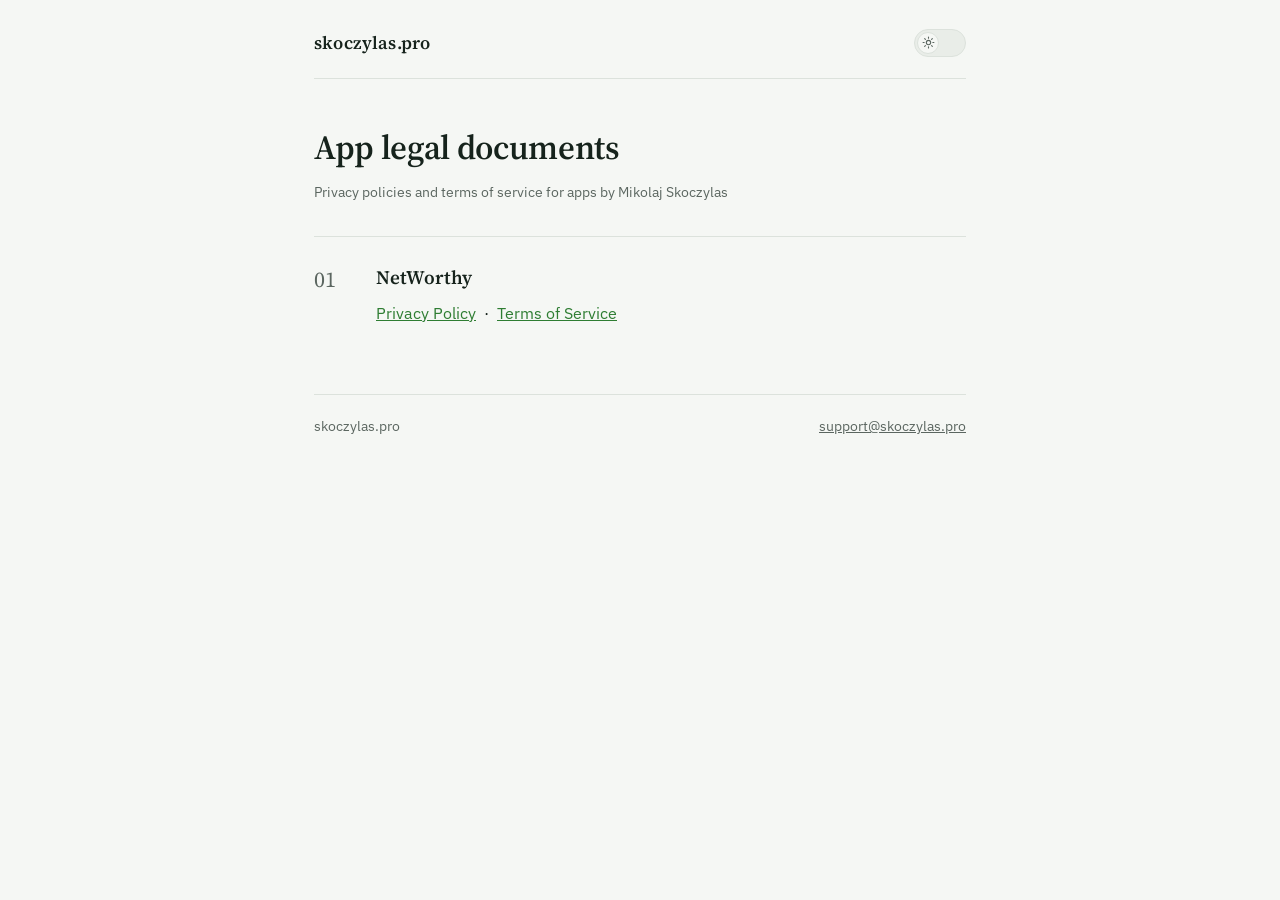
<file: index.html>
<!DOCTYPE html>
<html lang="en">
<head>
<meta charset="UTF-8">
<meta name="viewport" content="width=device-width, initial-scale=1.0">
<title>apps.skoczylas.pro</title>
<link rel="preconnect" href="https://fonts.googleapis.com">
<link rel="preconnect" href="https://fonts.gstatic.com" crossorigin>
<link href="https://fonts.googleapis.com/css2?family=Source+Serif+4:wght@500;600&family=IBM+Plex+Sans:wght@400;500&display=swap" rel="stylesheet">
<link rel="stylesheet" href="assets/legal.css">
<script src="assets/theme.js"></script>
</head>
<body>
<div class="page">

  <header class="legal-header">
    <a class="wordmark" href="https://skoczylas.pro">skoczylas.pro</a>
    <div class="legal-header__right">
      <button class="theme-toggle" data-theme-toggle type="button" aria-label="Toggle dark mode">
        <span class="theme-toggle__thumb">
          <svg viewBox="0 0 24 24" fill="none" stroke-width="2" stroke-linecap="round" stroke-linejoin="round">
            <circle cx="12" cy="12" r="4"/>
            <path d="M12 2v2M12 20v2M4.9 4.9l1.4 1.4M17.7 17.7l1.4 1.4M2 12h2M20 12h2M4.9 19.1l1.4-1.4M17.7 6.3l1.4-1.4"/>
          </svg>
        </span>
      </button>
    </div>
  </header>

  <h1 class="doc-title">App legal documents</h1>
  <p class="doc-meta">Privacy policies and terms of service for apps by Mikolaj Skoczylas</p>

  <section class="clause">
    <span class="clause__index">01</span>
    <div class="clause__body">
      <h2>NetWorthy</h2>
      <p><a href="net-worthy/privacy">Privacy Policy</a> &nbsp;·&nbsp; <a href="net-worthy/terms">Terms of Service</a></p>
    </div>
  </section>

  <footer class="legal-footer">
    <span>skoczylas.pro</span>
    <a href="mailto:support@skoczylas.pro">support@skoczylas.pro</a>
  </footer>

</div>
</body>
</html>
</file>
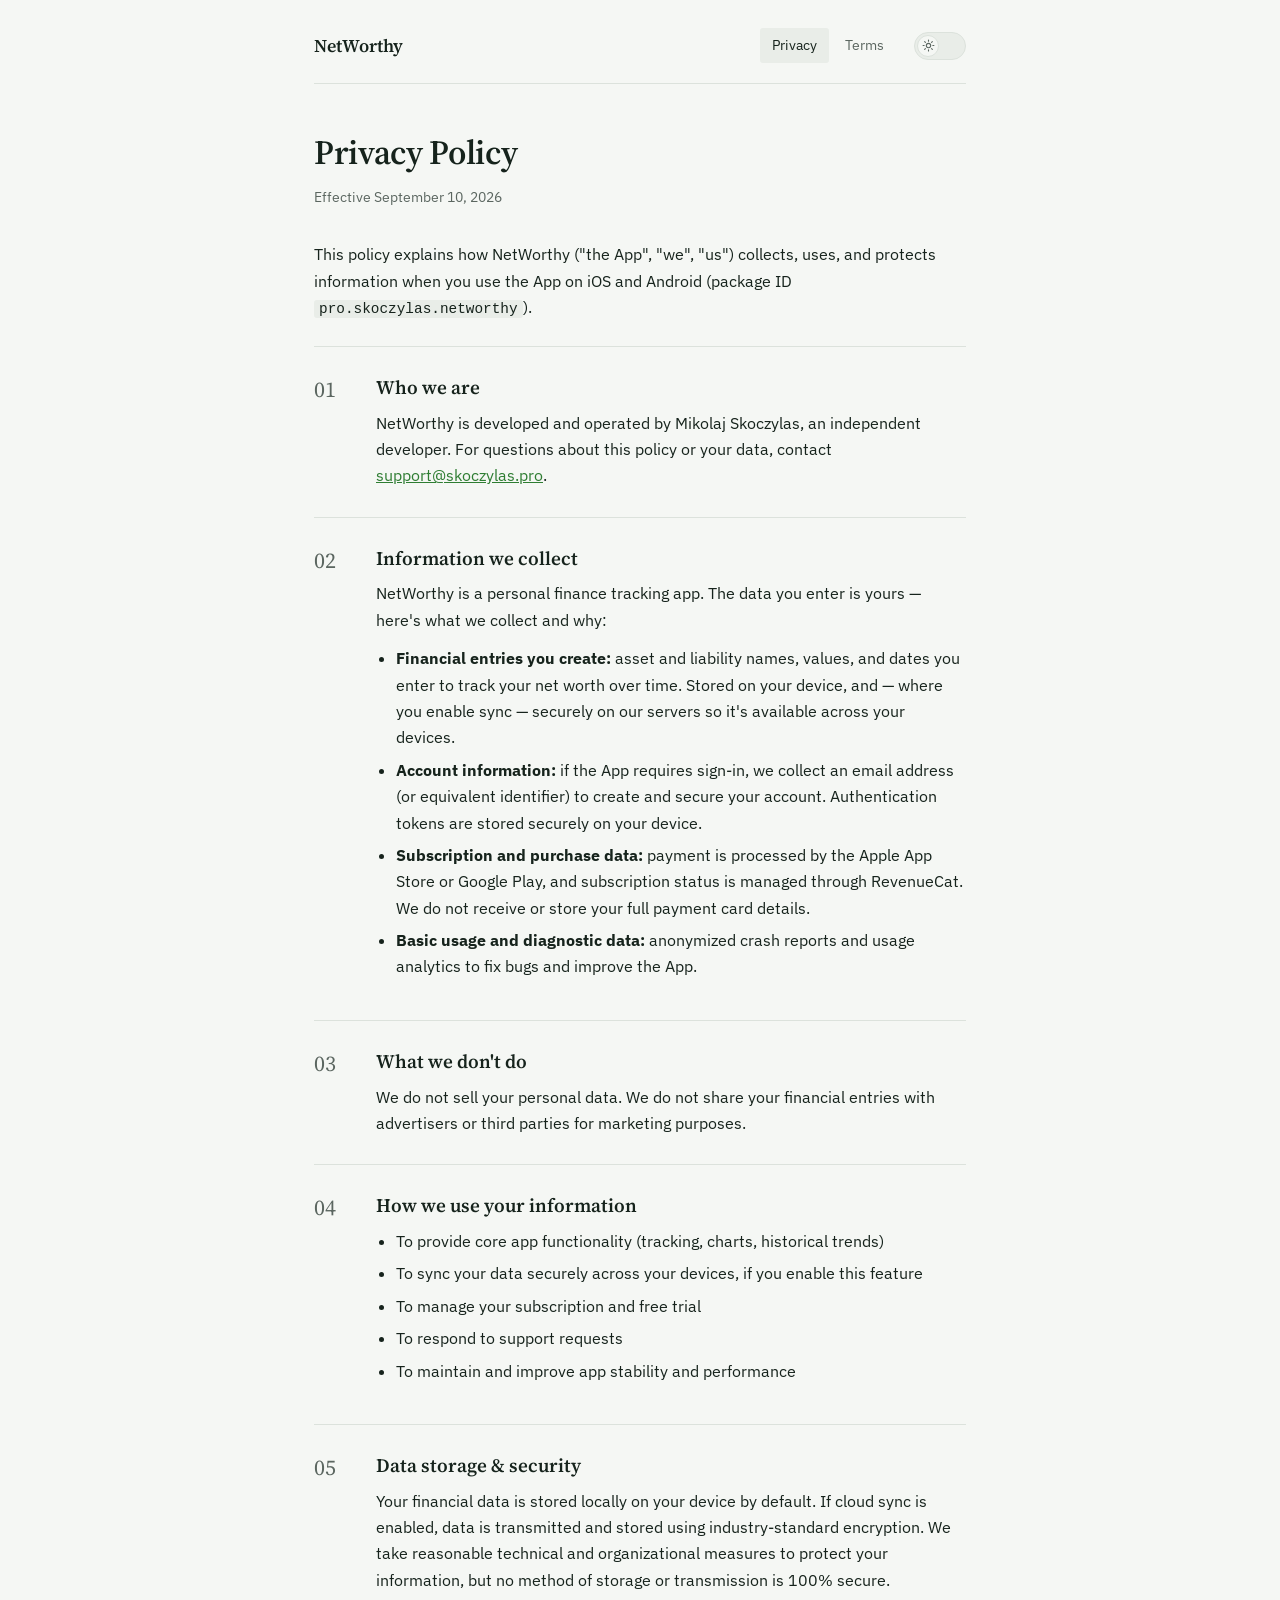
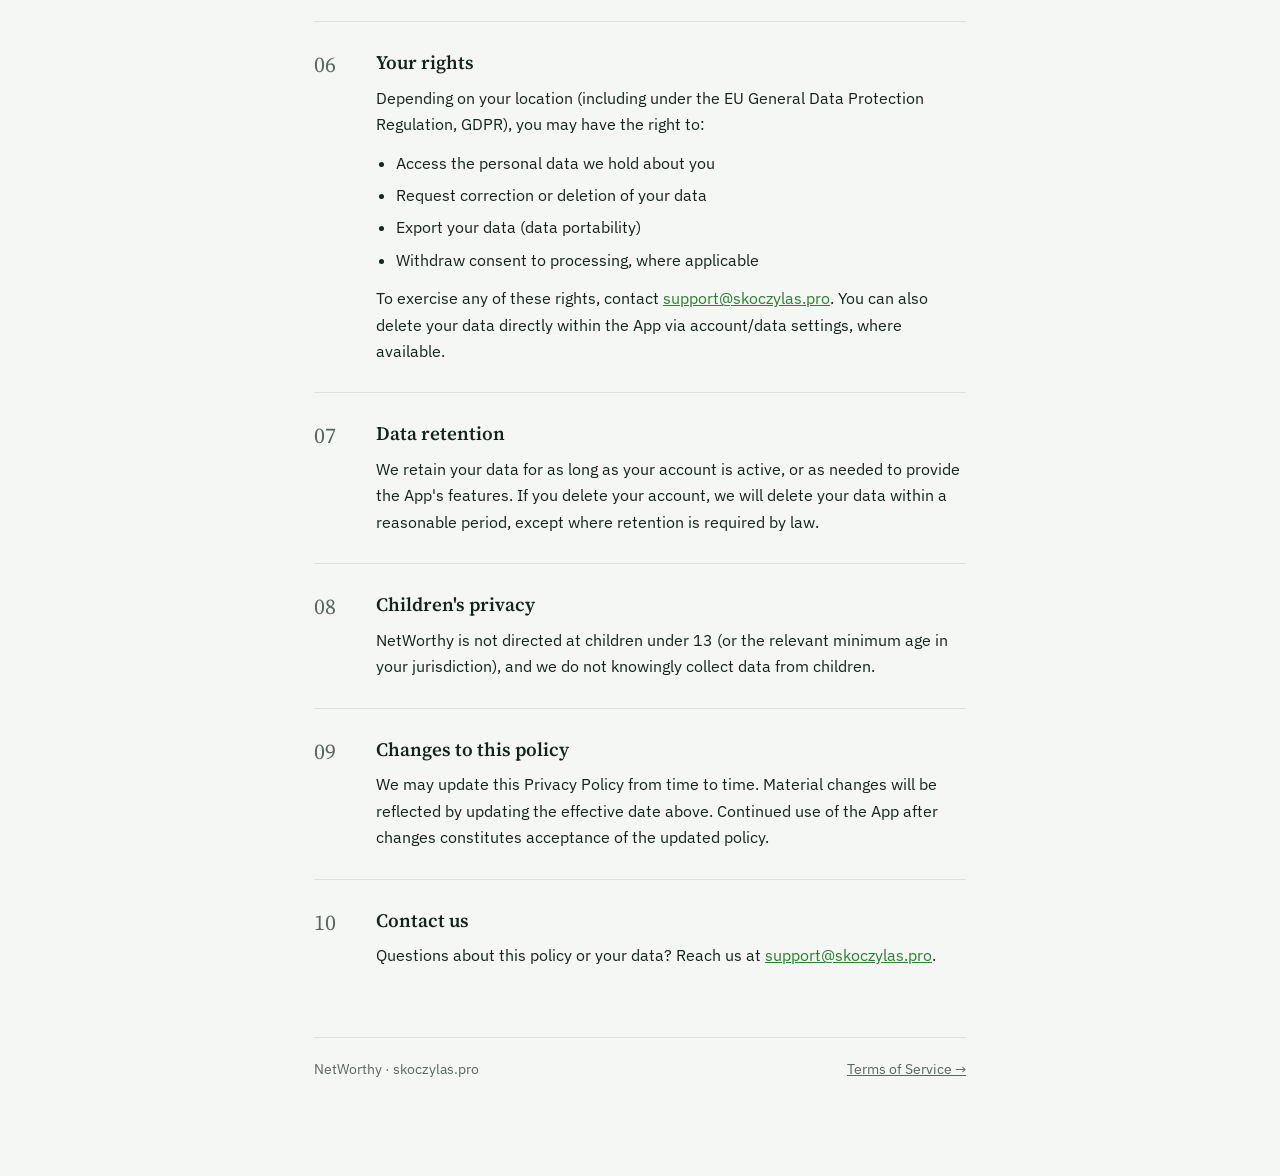
<file: net-worthy/privacy.html>
<!DOCTYPE html>
<html lang="en">
<head>
<meta charset="UTF-8">
<meta name="viewport" content="width=device-width, initial-scale=1.0">
<title>Privacy Policy — NetWorthy</title>
<link rel="preconnect" href="https://fonts.googleapis.com">
<link rel="preconnect" href="https://fonts.gstatic.com" crossorigin>
<link href="https://fonts.googleapis.com/css2?family=Source+Serif+4:wght@500;600&family=IBM+Plex+Sans:wght@400;500&display=swap" rel="stylesheet">
<link rel="stylesheet" href="../assets/legal.css">
<script src="../assets/theme.js"></script>
</head>
<body>
<div class="page">

  <header class="legal-header">
    <a class="wordmark" href="https://skoczylas.pro">NetWorthy</a>
    <div class="legal-header__right">
      <nav class="doc-switch" aria-label="Legal documents">
        <a href="privacy" aria-current="page">Privacy</a>
        <a href="terms">Terms</a>
      </nav>
      <button class="theme-toggle" data-theme-toggle type="button" aria-label="Toggle dark mode">
        <span class="theme-toggle__thumb">
          <svg viewBox="0 0 24 24" fill="none" stroke-width="2" stroke-linecap="round" stroke-linejoin="round">
            <circle cx="12" cy="12" r="4"/>
            <path d="M12 2v2M12 20v2M4.9 4.9l1.4 1.4M17.7 17.7l1.4 1.4M2 12h2M20 12h2M4.9 19.1l1.4-1.4M17.7 6.3l1.4-1.4"/>
          </svg>
        </span>
      </button>
    </div>
  </header>

  <h1 class="doc-title">Privacy Policy</h1>
  <p class="doc-meta">Effective September 10, 2026</p>

  <p class="doc-intro">This policy explains how NetWorthy ("the App", "we", "us") collects, uses, and protects information when you use the App on iOS and Android (package ID <code>pro.skoczylas.networthy</code>).</p>

  <section class="clause">
    <span class="clause__index">01</span>
    <div class="clause__body">
      <h2>Who we are</h2>
      <p>NetWorthy is developed and operated by Mikolaj Skoczylas, an independent developer. For questions about this policy or your data, contact <a href="mailto:support@skoczylas.pro">support@skoczylas.pro</a>.</p>
    </div>
  </section>

  <section class="clause">
    <span class="clause__index">02</span>
    <div class="clause__body">
      <h2>Information we collect</h2>
      <p>NetWorthy is a personal finance tracking app. The data you enter is yours — here's what we collect and why:</p>
      <ul>
        <li><strong>Financial entries you create:</strong> asset and liability names, values, and dates you enter to track your net worth over time. Stored on your device, and — where you enable sync — securely on our servers so it's available across your devices.</li>
        <li><strong>Account information:</strong> if the App requires sign-in, we collect an email address (or equivalent identifier) to create and secure your account. Authentication tokens are stored securely on your device.</li>
        <li><strong>Subscription and purchase data:</strong> payment is processed by the Apple App Store or Google Play, and subscription status is managed through RevenueCat. We do not receive or store your full payment card details.</li>
        <li><strong>Basic usage and diagnostic data:</strong> anonymized crash reports and usage analytics to fix bugs and improve the App.</li>
      </ul>
    </div>
  </section>

  <section class="clause">
    <span class="clause__index">03</span>
    <div class="clause__body">
      <h2>What we don't do</h2>
      <p>We do not sell your personal data. We do not share your financial entries with advertisers or third parties for marketing purposes.</p>
    </div>
  </section>

  <section class="clause">
    <span class="clause__index">04</span>
    <div class="clause__body">
      <h2>How we use your information</h2>
      <ul>
        <li>To provide core app functionality (tracking, charts, historical trends)</li>
        <li>To sync your data securely across your devices, if you enable this feature</li>
        <li>To manage your subscription and free trial</li>
        <li>To respond to support requests</li>
        <li>To maintain and improve app stability and performance</li>
      </ul>
    </div>
  </section>

  <section class="clause">
    <span class="clause__index">05</span>
    <div class="clause__body">
      <h2>Data storage &amp; security</h2>
      <p>Your financial data is stored locally on your device by default. If cloud sync is enabled, data is transmitted and stored using industry-standard encryption. We take reasonable technical and organizational measures to protect your information, but no method of storage or transmission is 100% secure.</p>
    </div>
  </section>

  <section class="clause">
    <span class="clause__index">06</span>
    <div class="clause__body">
      <h2>Your rights</h2>
      <p>Depending on your location (including under the EU General Data Protection Regulation, GDPR), you may have the right to:</p>
      <ul>
        <li>Access the personal data we hold about you</li>
        <li>Request correction or deletion of your data</li>
        <li>Export your data (data portability)</li>
        <li>Withdraw consent to processing, where applicable</li>
      </ul>
      <p>To exercise any of these rights, contact <a href="mailto:support@skoczylas.pro">support@skoczylas.pro</a>. You can also delete your data directly within the App via account/data settings, where available.</p>
    </div>
  </section>

  <section class="clause">
    <span class="clause__index">07</span>
    <div class="clause__body">
      <h2>Data retention</h2>
      <p>We retain your data for as long as your account is active, or as needed to provide the App's features. If you delete your account, we will delete your data within a reasonable period, except where retention is required by law.</p>
    </div>
  </section>

  <section class="clause">
    <span class="clause__index">08</span>
    <div class="clause__body">
      <h2>Children's privacy</h2>
      <p>NetWorthy is not directed at children under 13 (or the relevant minimum age in your jurisdiction), and we do not knowingly collect data from children.</p>
    </div>
  </section>

  <section class="clause">
    <span class="clause__index">09</span>
    <div class="clause__body">
      <h2>Changes to this policy</h2>
      <p>We may update this Privacy Policy from time to time. Material changes will be reflected by updating the effective date above. Continued use of the App after changes constitutes acceptance of the updated policy.</p>
    </div>
  </section>

  <section class="clause">
    <span class="clause__index">10</span>
    <div class="clause__body">
      <h2>Contact us</h2>
      <p>Questions about this policy or your data? Reach us at <a href="mailto:support@skoczylas.pro">support@skoczylas.pro</a>.</p>
    </div>
  </section>

  <footer class="legal-footer">
    <span>NetWorthy · skoczylas.pro</span>
    <a href="terms">Terms of Service →</a>
  </footer>

</div>
</body>
</html>
</file>
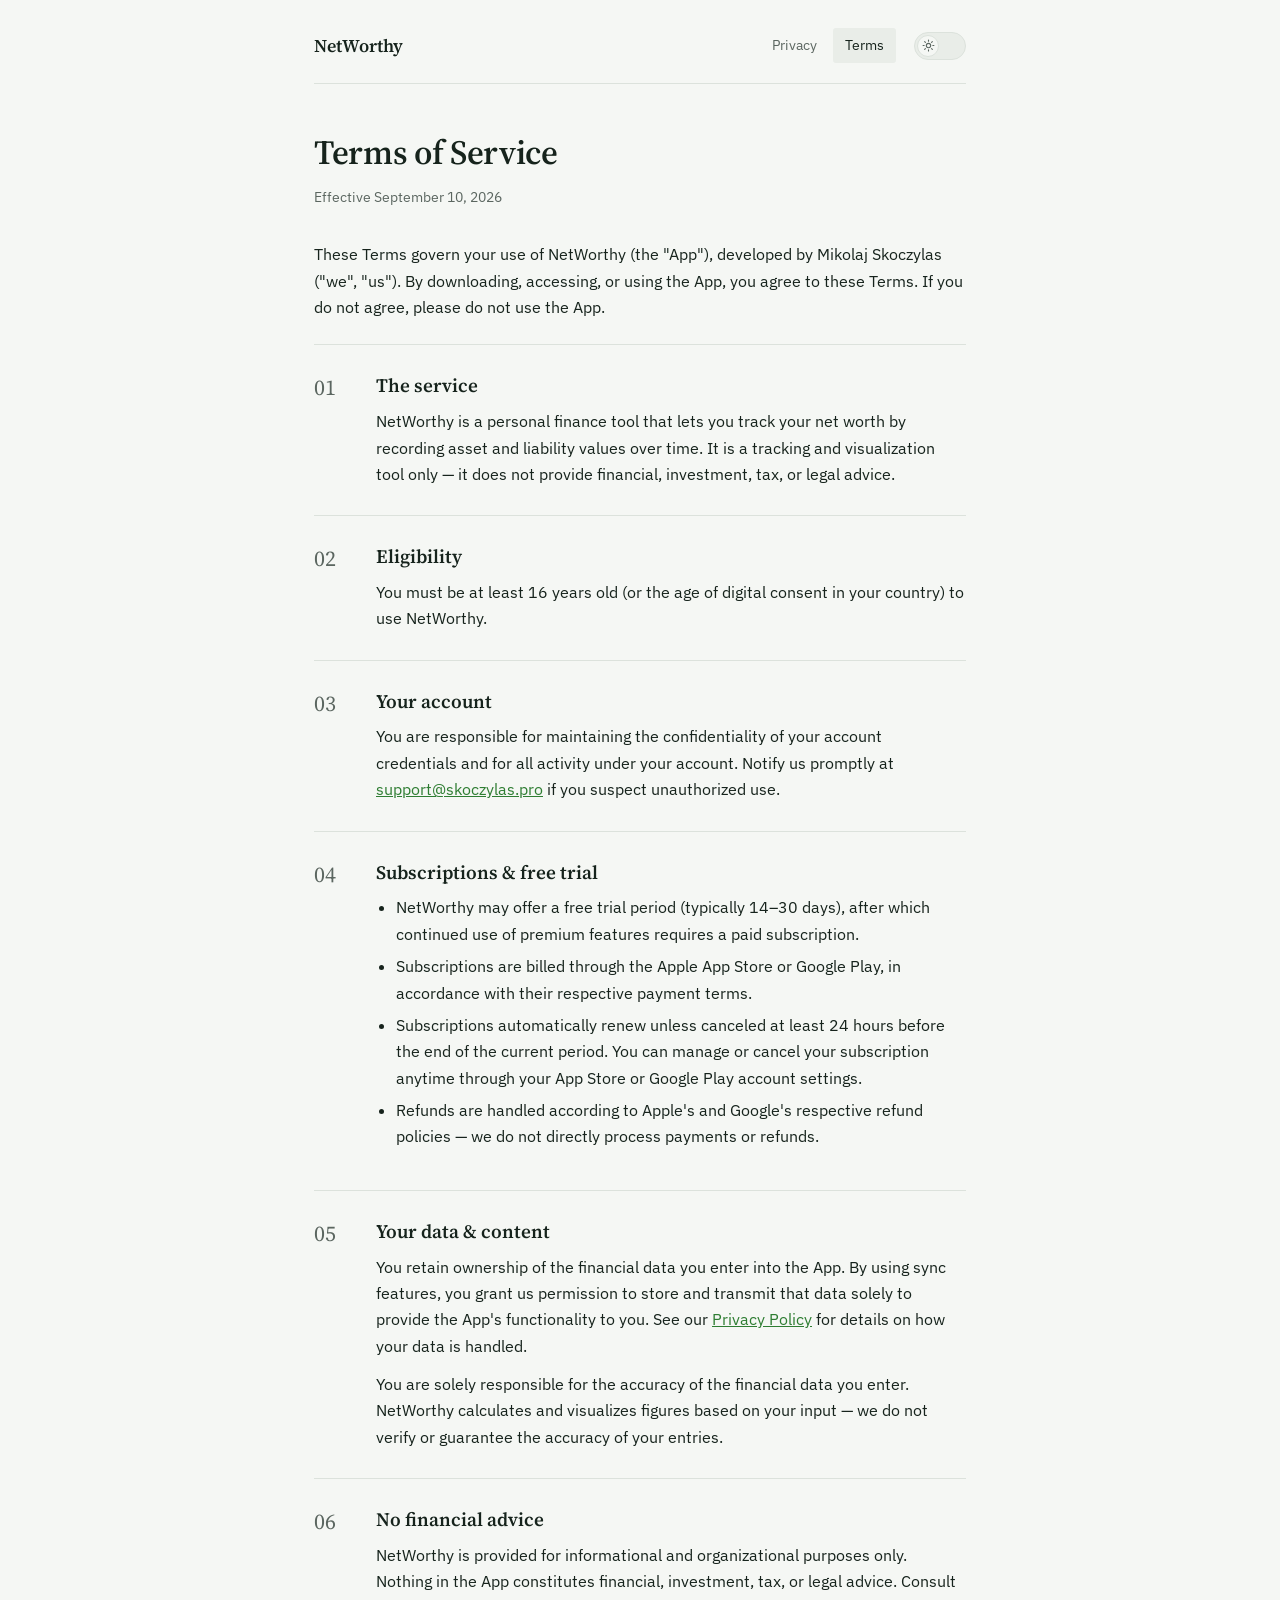
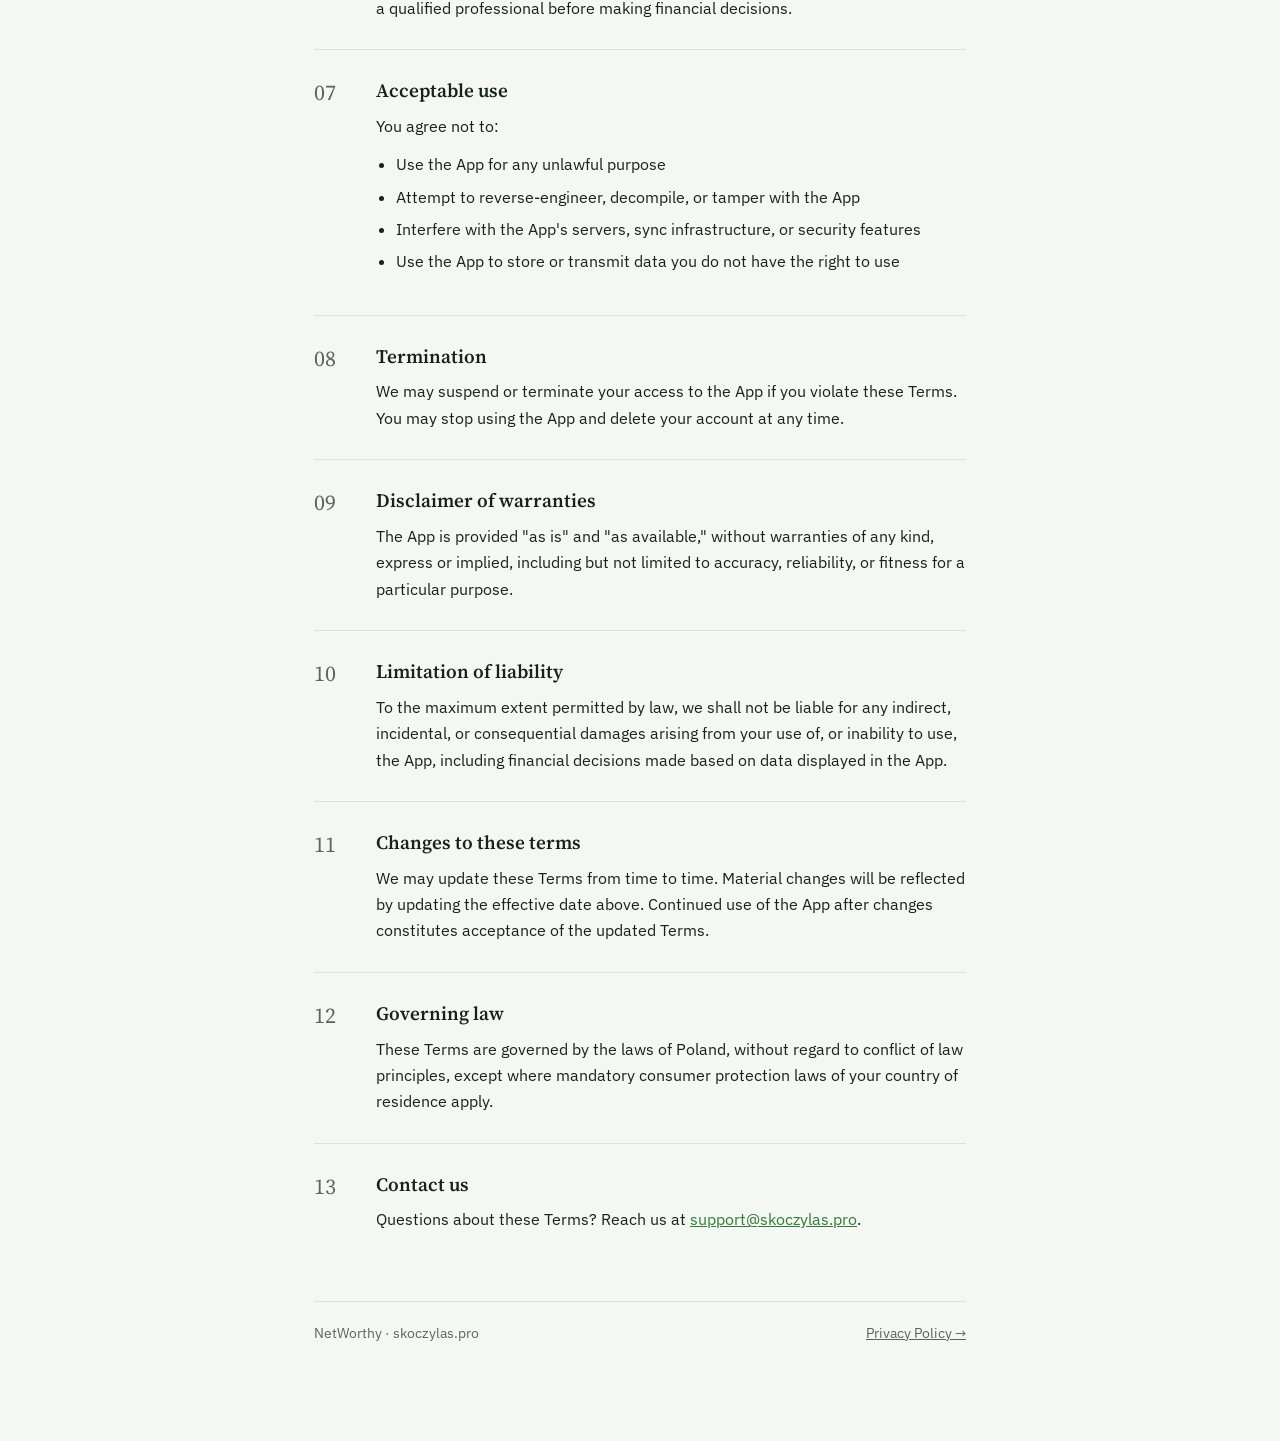
<file: net-worthy/terms.html>
<!DOCTYPE html>
<html lang="en">
<head>
<meta charset="UTF-8">
<meta name="viewport" content="width=device-width, initial-scale=1.0">
<title>Terms of Service — NetWorthy</title>
<link rel="preconnect" href="https://fonts.googleapis.com">
<link rel="preconnect" href="https://fonts.gstatic.com" crossorigin>
<link href="https://fonts.googleapis.com/css2?family=Source+Serif+4:wght@500;600&family=IBM+Plex+Sans:wght@400;500&display=swap" rel="stylesheet">
<link rel="stylesheet" href="../assets/legal.css">
<script src="../assets/theme.js"></script>
</head>
<body>
<div class="page">

  <header class="legal-header">
    <a class="wordmark" href="https://skoczylas.pro">NetWorthy</a>
    <div class="legal-header__right">
      <nav class="doc-switch" aria-label="Legal documents">
        <a href="privacy">Privacy</a>
        <a href="terms" aria-current="page">Terms</a>
      </nav>
      <button class="theme-toggle" data-theme-toggle type="button" aria-label="Toggle dark mode">
        <span class="theme-toggle__thumb">
          <svg viewBox="0 0 24 24" fill="none" stroke-width="2" stroke-linecap="round" stroke-linejoin="round">
            <circle cx="12" cy="12" r="4"/>
            <path d="M12 2v2M12 20v2M4.9 4.9l1.4 1.4M17.7 17.7l1.4 1.4M2 12h2M20 12h2M4.9 19.1l1.4-1.4M17.7 6.3l1.4-1.4"/>
          </svg>
        </span>
      </button>
    </div>
  </header>

  <h1 class="doc-title">Terms of Service</h1>
  <p class="doc-meta">Effective September 10, 2026</p>

  <p class="doc-intro">These Terms govern your use of NetWorthy (the "App"), developed by Mikolaj Skoczylas ("we", "us"). By downloading, accessing, or using the App, you agree to these Terms. If you do not agree, please do not use the App.</p>

  <section class="clause">
    <span class="clause__index">01</span>
    <div class="clause__body">
      <h2>The service</h2>
      <p>NetWorthy is a personal finance tool that lets you track your net worth by recording asset and liability values over time. It is a tracking and visualization tool only — it does not provide financial, investment, tax, or legal advice.</p>
    </div>
  </section>

  <section class="clause">
    <span class="clause__index">02</span>
    <div class="clause__body">
      <h2>Eligibility</h2>
      <p>You must be at least 16 years old (or the age of digital consent in your country) to use NetWorthy.</p>
    </div>
  </section>

  <section class="clause">
    <span class="clause__index">03</span>
    <div class="clause__body">
      <h2>Your account</h2>
      <p>You are responsible for maintaining the confidentiality of your account credentials and for all activity under your account. Notify us promptly at <a href="mailto:support@skoczylas.pro">support@skoczylas.pro</a> if you suspect unauthorized use.</p>
    </div>
  </section>

  <section class="clause">
    <span class="clause__index">04</span>
    <div class="clause__body">
      <h2>Subscriptions &amp; free trial</h2>
      <ul>
        <li>NetWorthy may offer a free trial period (typically 14–30 days), after which continued use of premium features requires a paid subscription.</li>
        <li>Subscriptions are billed through the Apple App Store or Google Play, in accordance with their respective payment terms.</li>
        <li>Subscriptions automatically renew unless canceled at least 24 hours before the end of the current period. You can manage or cancel your subscription anytime through your App Store or Google Play account settings.</li>
        <li>Refunds are handled according to Apple's and Google's respective refund policies — we do not directly process payments or refunds.</li>
      </ul>
    </div>
  </section>

  <section class="clause">
    <span class="clause__index">05</span>
    <div class="clause__body">
      <h2>Your data &amp; content</h2>
      <p>You retain ownership of the financial data you enter into the App. By using sync features, you grant us permission to store and transmit that data solely to provide the App's functionality to you. See our <a href="privacy">Privacy Policy</a> for details on how your data is handled.</p>
      <p>You are solely responsible for the accuracy of the financial data you enter. NetWorthy calculates and visualizes figures based on your input — we do not verify or guarantee the accuracy of your entries.</p>
    </div>
  </section>

  <section class="clause">
    <span class="clause__index">06</span>
    <div class="clause__body">
      <h2>No financial advice</h2>
      <p>NetWorthy is provided for informational and organizational purposes only. Nothing in the App constitutes financial, investment, tax, or legal advice. Consult a qualified professional before making financial decisions.</p>
    </div>
  </section>

  <section class="clause">
    <span class="clause__index">07</span>
    <div class="clause__body">
      <h2>Acceptable use</h2>
      <p>You agree not to:</p>
      <ul>
        <li>Use the App for any unlawful purpose</li>
        <li>Attempt to reverse-engineer, decompile, or tamper with the App</li>
        <li>Interfere with the App's servers, sync infrastructure, or security features</li>
        <li>Use the App to store or transmit data you do not have the right to use</li>
      </ul>
    </div>
  </section>

  <section class="clause">
    <span class="clause__index">08</span>
    <div class="clause__body">
      <h2>Termination</h2>
      <p>We may suspend or terminate your access to the App if you violate these Terms. You may stop using the App and delete your account at any time.</p>
    </div>
  </section>

  <section class="clause">
    <span class="clause__index">09</span>
    <div class="clause__body">
      <h2>Disclaimer of warranties</h2>
      <p>The App is provided "as is" and "as available," without warranties of any kind, express or implied, including but not limited to accuracy, reliability, or fitness for a particular purpose.</p>
    </div>
  </section>

  <section class="clause">
    <span class="clause__index">10</span>
    <div class="clause__body">
      <h2>Limitation of liability</h2>
      <p>To the maximum extent permitted by law, we shall not be liable for any indirect, incidental, or consequential damages arising from your use of, or inability to use, the App, including financial decisions made based on data displayed in the App.</p>
    </div>
  </section>

  <section class="clause">
    <span class="clause__index">11</span>
    <div class="clause__body">
      <h2>Changes to these terms</h2>
      <p>We may update these Terms from time to time. Material changes will be reflected by updating the effective date above. Continued use of the App after changes constitutes acceptance of the updated Terms.</p>
    </div>
  </section>

  <section class="clause">
    <span class="clause__index">12</span>
    <div class="clause__body">
      <h2>Governing law</h2>
      <p>These Terms are governed by the laws of Poland, without regard to conflict of law principles, except where mandatory consumer protection laws of your country of residence apply.</p>
    </div>
  </section>

  <section class="clause">
    <span class="clause__index">13</span>
    <div class="clause__body">
      <h2>Contact us</h2>
      <p>Questions about these Terms? Reach us at <a href="mailto:support@skoczylas.pro">support@skoczylas.pro</a>.</p>
    </div>
  </section>

  <footer class="legal-footer">
    <span>NetWorthy · skoczylas.pro</span>
    <a href="privacy">Privacy Policy →</a>
  </footer>

</div>
</body>
</html>
</file>
<file: assets/legal.css>
/* skoczylas.pro — shared legal-document styling
   Ledger-inspired: serif numerals + hairline rules, one emerald accent.
   Reused across app legal pages (net-worthy, shiftly, sharpen, ...). */

:root {
  --paper: #F5F7F4;
  --ink: #16231C;
  --muted: #5B6660;
  --line: #DCE2DC;
  --line-soft: #E9EDE8;
  --accent: #2E7D32;
  --accent-ink: #FFFFFF;
  --focus: #1565C0;
  --radius: 3px;
}

@media (prefers-color-scheme: dark) {
  :root:not([data-theme="light"]) {
    --paper: #121915;
    --ink: #DCE6E0;
    --muted: #8B978F;
    --line: #26332C;
    --line-soft: #1B241F;
    --accent: #5FB98A;
    --accent-ink: #0F1512;
    --focus: #7EC1F5;
  }
}

[data-theme="dark"] {
  --paper: #121915;
  --ink: #DCE6E0;
  --muted: #8B978F;
  --line: #26332C;
  --line-soft: #1B241F;
  --accent: #5FB98A;
  --accent-ink: #0F1512;
  --focus: #7EC1F5;
}

* { box-sizing: border-box; }

html { color-scheme: light dark; }

body {
  margin: 0;
  background: var(--paper);
  color: var(--ink);
  font-family: "IBM Plex Sans", -apple-system, BlinkMacSystemFont, "Segoe UI", sans-serif;
  font-size: 16px;
  line-height: 1.65;
  transition: background-color 0.2s ease, color 0.2s ease;
}

@media (prefers-reduced-motion: reduce) {
  body, .theme-toggle__thumb { transition: none !important; }
}

.page {
  max-width: 700px;
  margin: 0 auto;
  padding: 0 24px 96px;
}

/* Header */

.legal-header {
  display: flex;
  align-items: center;
  justify-content: space-between;
  gap: 16px;
  padding: 28px 0 20px;
  border-bottom: 1px solid var(--line);
  margin-bottom: 40px;
}

.wordmark {
  font-family: "Source Serif 4", Georgia, serif;
  font-size: 18px;
  font-weight: 600;
  letter-spacing: 0.01em;
  color: var(--ink);
  text-decoration: none;
}

.legal-header__right {
  display: flex;
  align-items: center;
  gap: 18px;
}

.doc-switch {
  display: flex;
  gap: 4px;
  font-size: 14px;
}

.doc-switch a {
  padding: 6px 12px;
  border-radius: var(--radius);
  color: var(--muted);
  text-decoration: none;
}

.doc-switch a[aria-current="page"] {
  color: var(--ink);
  background: var(--line-soft);
}

.doc-switch a:hover { color: var(--ink); }

/* Theme toggle */

.theme-toggle {
  position: relative;
  width: 52px;
  height: 28px;
  border-radius: 14px;
  border: 1px solid var(--line);
  background: var(--line-soft);
  cursor: pointer;
  padding: 0;
  flex-shrink: 0;
}

.theme-toggle:focus-visible {
  outline: 2px solid var(--focus);
  outline-offset: 2px;
}

.theme-toggle__thumb {
  position: absolute;
  top: 2px;
  left: 2px;
  width: 22px;
  height: 22px;
  border-radius: 50%;
  background: var(--paper);
  border: 1px solid var(--line);
  display: flex;
  align-items: center;
  justify-content: center;
  transition: transform 0.2s ease;
}

[data-theme="dark"] .theme-toggle__thumb {
  transform: translateX(24px);
}

.theme-toggle__thumb svg {
  width: 13px;
  height: 13px;
  stroke: var(--muted);
}

/* Title block */

.doc-title {
  font-family: "Source Serif 4", Georgia, serif;
  font-weight: 600;
  font-size: 34px;
  letter-spacing: -0.01em;
  margin: 0 0 6px;
}

.doc-meta {
  color: var(--muted);
  font-size: 14px;
  margin: 0 0 32px;
}

.doc-intro {
  font-size: 16px;
  color: var(--ink);
  margin-bottom: 8px;
}

/* Sections styled like ledger entries */

.clause {
  display: grid;
  grid-template-columns: 44px 1fr;
  gap: 4px 18px;
  padding: 28px 0;
  border-top: 1px solid var(--line);
}

.clause:first-of-type { margin-top: 24px; }

.clause__index {
  font-family: "Source Serif 4", Georgia, serif;
  font-size: 22px;
  color: var(--muted);
  line-height: 1.3;
}

.clause__body h2 {
  font-family: "Source Serif 4", Georgia, serif;
  font-size: 19px;
  font-weight: 600;
  margin: 0 0 10px;
  line-height: 1.3;
}

.clause__body p { margin: 0 0 12px; }
.clause__body p:last-child { margin-bottom: 0; }

.clause__body ul {
  margin: 0 0 12px;
  padding-left: 20px;
}

.clause__body li { margin-bottom: 6px; }
.clause__body li:last-child { margin-bottom: 0; }

a { color: var(--accent); }
a:hover { text-decoration: none; }
a:focus-visible { outline: 2px solid var(--focus); outline-offset: 2px; }

code {
  font-family: ui-monospace, SFMono-Regular, Menlo, monospace;
  font-size: 0.9em;
  background: var(--line-soft);
  padding: 1px 5px;
  border-radius: var(--radius);
}

/* Footer */

.legal-footer {
  border-top: 1px solid var(--line);
  margin-top: 40px;
  padding-top: 20px;
  color: var(--muted);
  font-size: 14px;
  display: flex;
  justify-content: space-between;
  flex-wrap: wrap;
  gap: 8px;
}

.legal-footer a { color: var(--muted); }
.legal-footer a:hover { color: var(--ink); }

@media (max-width: 520px) {
  .doc-title { font-size: 27px; }
  .clause { grid-template-columns: 32px 1fr; gap: 4px 12px; }
  .clause__index { font-size: 18px; }
  .legal-header { flex-wrap: wrap; }
}
</file>
